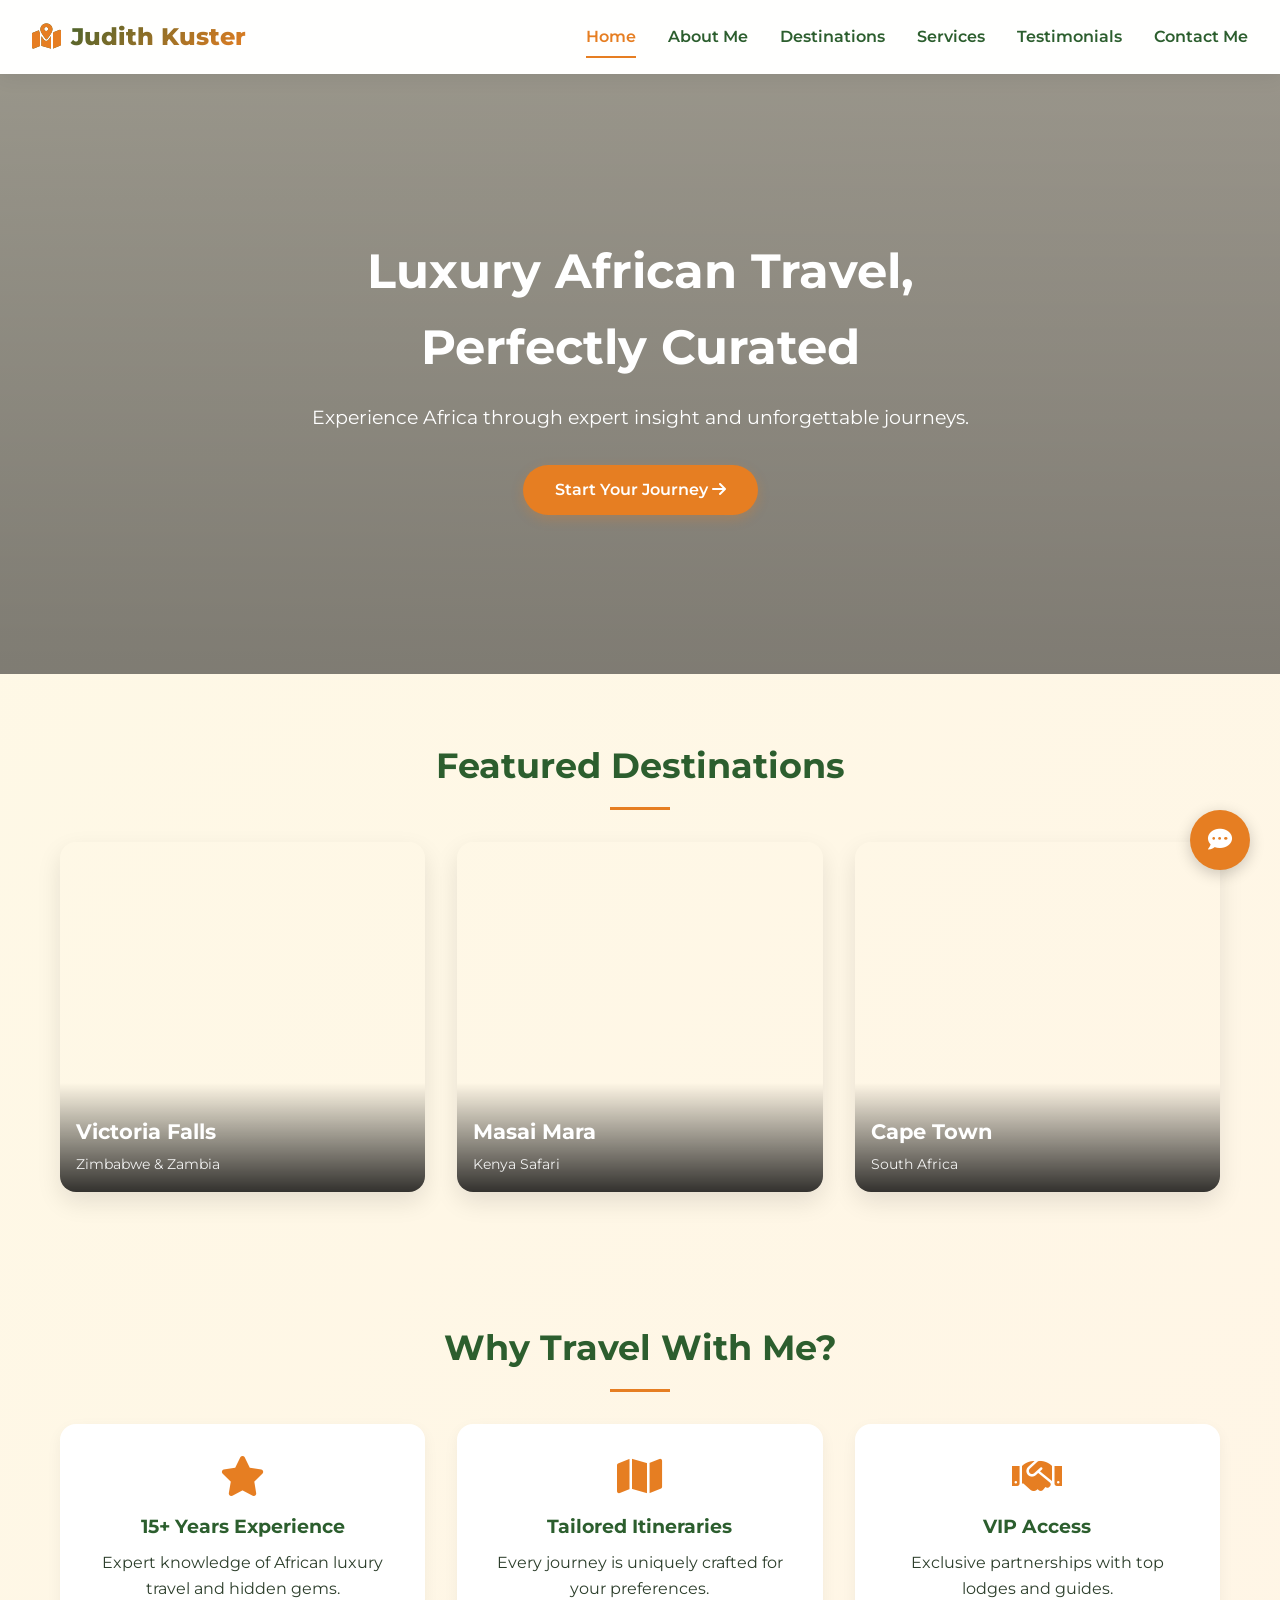
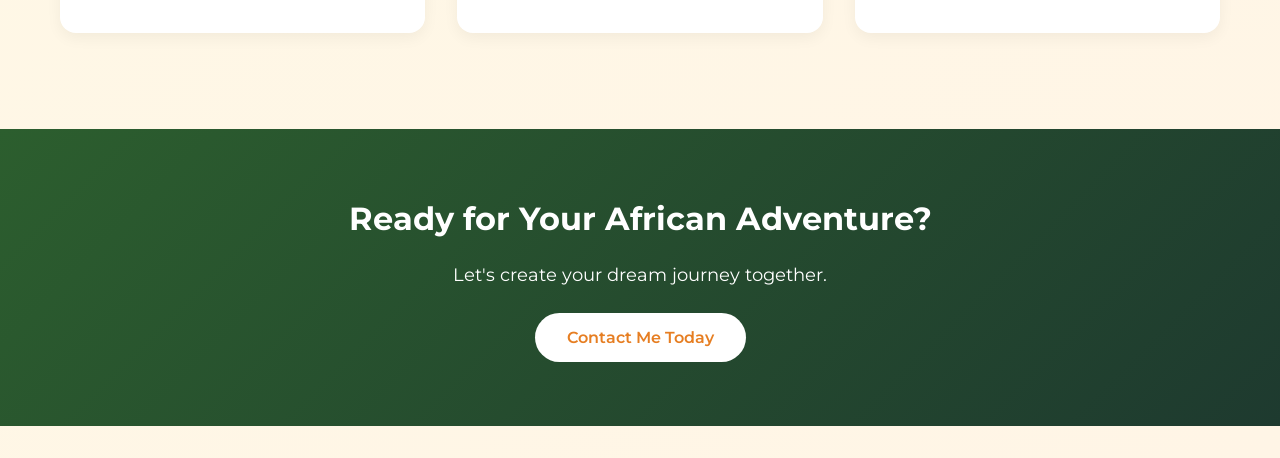
<file: index.html>
<!DOCTYPE html>
<html lang="en">
<head>
    <meta charset="UTF-8">
    <meta name="viewport" content="width=device-width, initial-scale=1.0">
    <title>Judith Kuster | Luxury African Travel Curator</title>
    <link href="https://fonts.googleapis.com/css2?family=Montserrat:wght@400;500;600;700;800&display=swap" rel="stylesheet">
    <link rel="stylesheet" href="https://cdnjs.cloudflare.com/ajax/libs/font-awesome/6.0.0-beta3/css/all.min.css">
    <link rel="stylesheet" href="style.css">
</head>
<body>
    <!-- NAVIGATION BAR -->
    <nav class="navbar">
        <div class="logo">
            <i class="fas fa-map-marked-alt"></i>
            <span>Judith Kuster</span>
        </div>
        <div class="nav-links">
            <a href="index.html" class="active">Home</a>
            <a href="about.html">About Me</a>
            <a href="destinations.html">Destinations</a>
            <a href="services.html">Services</a>
            <a href="testimonials.html">Testimonials</a>
            <a href="contact.html">Contact Me</a>
        </div>
        <div class="mobile-menu-btn">
            <i class="fas fa-bars"></i>
        </div>
    </nav>

    <!-- HERO SECTION -->
    <section class="hero">
        <div class="hero-content">
            <h1>Luxury African Travel, Perfectly Curated</h1>
            <p>Experience Africa through expert insight and unforgettable journeys.</p>
            <a href="contact.html" class="btn btn-primary">Start Your Journey <i class="fas fa-arrow-right"></i></a>
        </div>
    </section>

    <!-- FEATURED DESTINATIONS -->
    <section class="featured-section">
        <div class="container">
            <h2 class="section-title">Featured Destinations</h2>
            <div class="destinations-grid">
                <div class="destination-card">
                    <div class="card-image" style="background-image: url('https://images.pexels.com/photos/3764512/pexels-photo-3764512.jpeg?auto=compress&cs=tinysrgb&w=600')"></div>
                    <div class="card-overlay">
                        <h3>Victoria Falls</h3>
                        <p>Zimbabwe & Zambia</p>
                    </div>
                </div>
                <div class="destination-card">
                    <div class="card-image" style="background-image: url('https://images.pexels.com/photos/2295744/pexels-photo-2295744.jpeg?auto=compress&cs=tinysrgb&w=600')"></div>
                    <div class="card-overlay">
                        <h3>Masai Mara</h3>
                        <p>Kenya Safari</p>
                    </div>
                </div>
                <div class="destination-card">
                    <div class="card-image" style="background-image: url('https://images.pexels.com/photos/2271796/pexels-photo-2271796.jpeg?auto=compress&cs=tinysrgb&w=600')"></div>
                    <div class="card-overlay">
                        <h3>Cape Town</h3>
                        <p>South Africa</p>
                    </div>
                </div>
            </div>
        </div>
    </section>

    <!-- WHY CHOOSE US -->
    <section class="features-section">
        <div class="container">
            <h2 class="section-title">Why Travel With Me?</h2>
            <div class="features-grid">
                <div class="feature-card">
                    <i class="fas fa-star"></i>
                    <h3>15+ Years Experience</h3>
                    <p>Expert knowledge of African luxury travel and hidden gems.</p>
                </div>
                <div class="feature-card">
                    <i class="fas fa-map"></i>
                    <h3>Tailored Itineraries</h3>
                    <p>Every journey is uniquely crafted for your preferences.</p>
                </div>
                <div class="feature-card">
                    <i class="fas fa-handshake"></i>
                    <h3>VIP Access</h3>
                    <p>Exclusive partnerships with top lodges and guides.</p>
                </div>
            </div>
        </div>
    </section>

    <!-- CTA SECTION -->
    <section class="cta-section">
        <div class="container">
            <h2>Ready for Your African Adventure?</h2>
            <p>Let's create your dream journey together.</p>
            <a href="contact.html" class="btn btn-light">Contact Me Today</a>
        </div>
    </section>

    <!-- AI CHAT BUTTON -->
    <button class="chat-button" id="chatButton">
        <i class="fas fa-comment-dots"></i>
    </button>

    <!-- CHAT WIDGET -->
    <div class="chat-widget" id="chatWidget">
        <div class="chat-header">
            <div class="chat-header-info">
                <i class="fas fa-robot"></i>
                <span>Judith's AI Assistant</span>
            </div>
            <button class="chat-close" id="chatClose">&times;</button>
        </div>
        <div class="chat-messages" id="chatMessages">
            <div class="message bot">
                👋 Hi there! I'm Judith's AI assistant. Ask me about African safaris, luxury lodges, or travel planning!
            </div>
        </div>
        <div class="chat-input-area">
            <input type="text" id="chatInput" placeholder="Type your message...">
            <button id="chatSend">
                <i class="fas fa-paper-plane"></i>
            </button>
        </div>
    </div>

    <script src="script.js"></script>
</body>
</html>
</file>
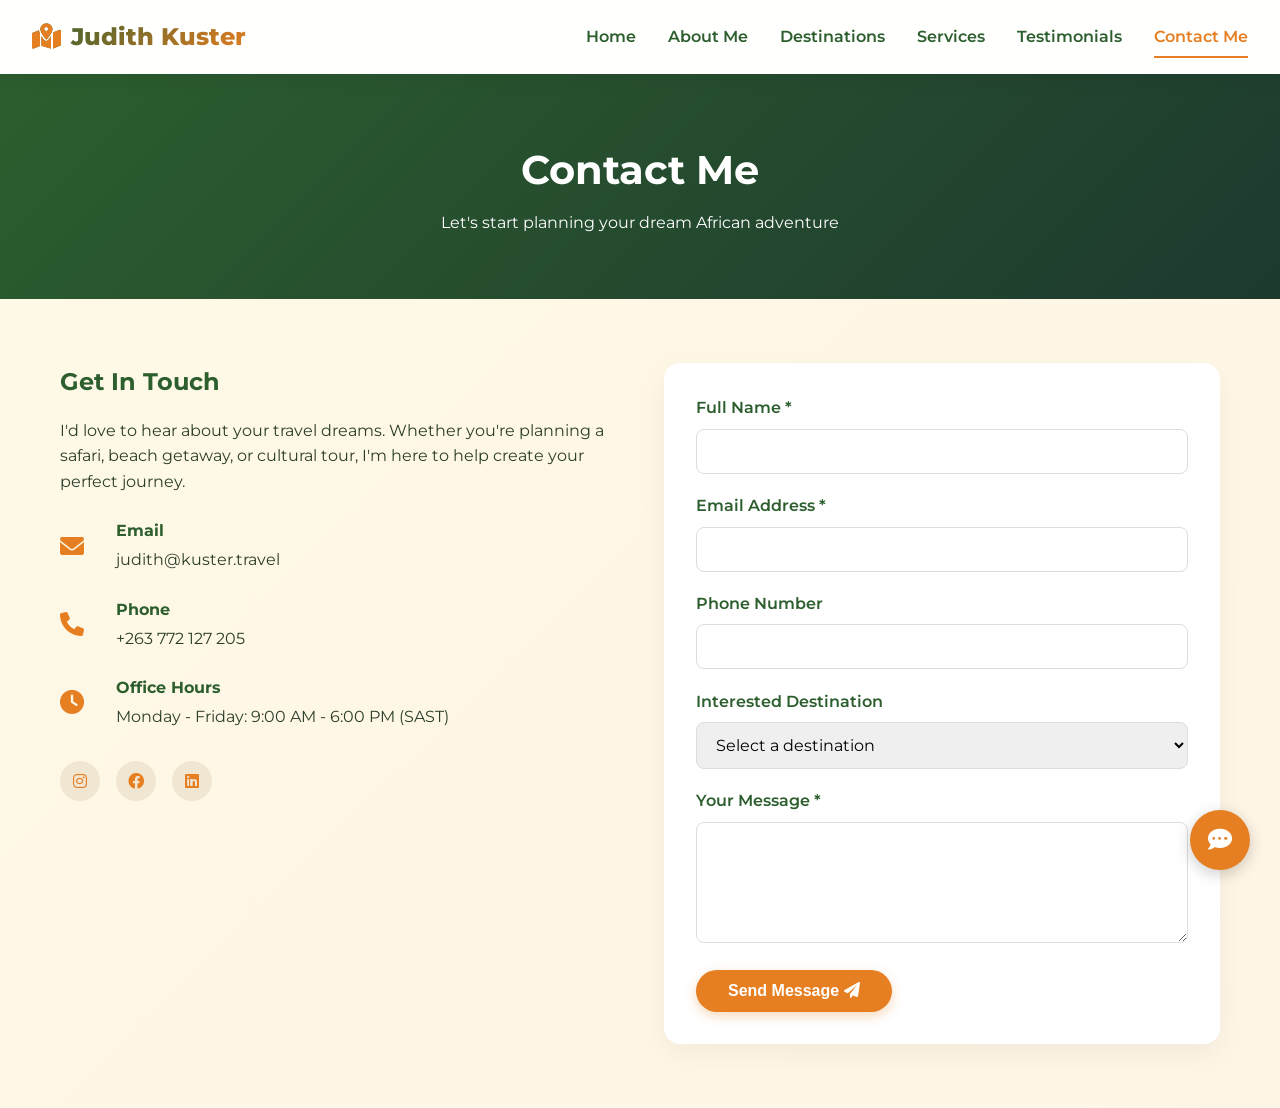
<file: contact.html>
<!DOCTYPE html>
<html lang="en">
<head>
    <meta charset="UTF-8">
    <meta name="viewport" content="width=device-width, initial-scale=1.0">
    <title>Contact Judith | Start Your African Journey</title>
    <link href="https://fonts.googleapis.com/css2?family=Montserrat:wght@400;500;600;700;800&display=swap" rel="stylesheet">
    <link rel="stylesheet" href="https://cdnjs.cloudflare.com/ajax/libs/font-awesome/6.0.0-beta3/css/all.min.css">
    <link rel="stylesheet" href="style.css">
</head>
<body>
    <!-- NAVIGATION BAR -->
    <nav class="navbar">
        <div class="logo">
            <i class="fas fa-map-marked-alt"></i>
            <span>Judith Kuster</span>
        </div>
        <div class="nav-links">
            <a href="index.html">Home</a>
            <a href="about.html">About Me</a>
            <a href="destinations.html">Destinations</a>
            <a href="services.html">Services</a>
            <a href="testimonials.html">Testimonials</a>
            <a href="contact.html" class="active">Contact Me</a>
        </div>
        <div class="mobile-menu-btn">
            <i class="fas fa-bars"></i>
        </div>
    </nav>

    <!-- PAGE HEADER -->
    <section class="page-header">
        <div class="container">
            <h1>Contact Me</h1>
            <p>Let's start planning your dream African adventure</p>
        </div>
    </section>

    <!-- CONTENT -->
    <section class="contact-content">
        <div class="container">
            <div class="contact-grid">
                <div class="contact-info">
                    <h2>Get In Touch</h2>
                    <p>I'd love to hear about your travel dreams. Whether you're planning a safari, beach getaway, or cultural tour, I'm here to help create your perfect journey.</p>
                    
                    <div class="info-item">
                        <i class="fas fa-envelope"></i>
                        <div>
                            <h3>Email</h3>
                            <p>judith@kuster.travel</p>
                        </div>
                    </div>
                    
                    <div class="info-item">
                        <i class="fas fa-phone"></i>
                        <div>
                            <h3>Phone</h3>
                            <p>+263 772 127 205</p>
                        </div>
                    </div>
                    
                    <div class="info-item">
                        <i class="fas fa-clock"></i>
                        <div>
                            <h3>Office Hours</h3>
                            <p>Monday - Friday: 9:00 AM - 6:00 PM (SAST)</p>
                        </div>
                    </div>
                    
                    <div class="social-links">
                        <a href="#"><i class="fab fa-instagram"></i></a>
                        <a href="#"><i class="fab fa-facebook"></i></a>
                        <a href="#"><i class="fab fa-linkedin"></i></a>
                    </div>
                </div>
                
                <div class="contact-form">
                    <form id="contactForm">
                        <div class="form-group">
                            <label for="name">Full Name *</label>
                            <input type="text" id="name" name="name" required>
                        </div>
                        
                        <div class="form-group">
                            <label for="email">Email Address *</label>
                            <input type="email" id="email" name="email" required>
                        </div>
                        
                        <div class="form-group">
                            <label for="phone">Phone Number</label>
                            <input type="tel" id="phone" name="phone">
                        </div>
                        
                        <div class="form-group">
                            <label for="destination">Interested Destination</label>
                            <select id="destination" name="destination">
                                <option value="">Select a destination</option>
                                <option value="kenya">Kenya Safari</option>
                                <option value="tanzania">Tanzania Safari</option>
                                <option value="south-africa">South Africa</option>
                                <option value="zimbabwe">Zimbabwe (Victoria Falls)</option>
                                <option value="botswana">Botswana</option>
                                <option value="other">Other</option>
                            </select>
                        </div>
                        
                        <div class="form-group">
                            <label for="message">Your Message *</label>
                            <textarea id="message" name="message" rows="5" required></textarea>
                        </div>
                        
                        <button type="submit" class="btn btn-primary">Send Message <i class="fas fa-paper-plane"></i></button>
                    </form>
                    <div id="formSuccess" class="form-success" style="display: none;">
                        <i class="fas fa-check-circle"></i>
                        <p>Thank you! I'll get back to you within 24 hours.</p>
                    </div>
                </div>
            </div>
        </div>
    </section>

    <!-- AI CHAT BUTTON -->
    <button class="chat-button" id="chatButton">
        <i class="fas fa-comment-dots"></i>
    </button>

    <!-- CHAT WIDGET -->
    <div class="chat-widget" id="chatWidget">
        <div class="chat-header">
            <div class="chat-header-info">
                <i class="fas fa-robot"></i>
                <span>Judith's AI Assistant</span>
            </div>
            <button class="chat-close" id="chatClose">&times;</button>
        </div>
        <div class="chat-messages" id="chatMessages">
            <div class="message bot">
                👋 Hi! Ready to plan your African journey? Tell me what you're dreaming of!
            </div>
        </div>
        <div class="chat-input-area">
            <input type="text" id="chatInput" placeholder="Type your message...">
            <button id="chatSend">
                <i class="fas fa-paper-plane"></i>
            </button>
        </div>
    </div>

    <script src="script.js"></script>
</body>
</html>
</file>
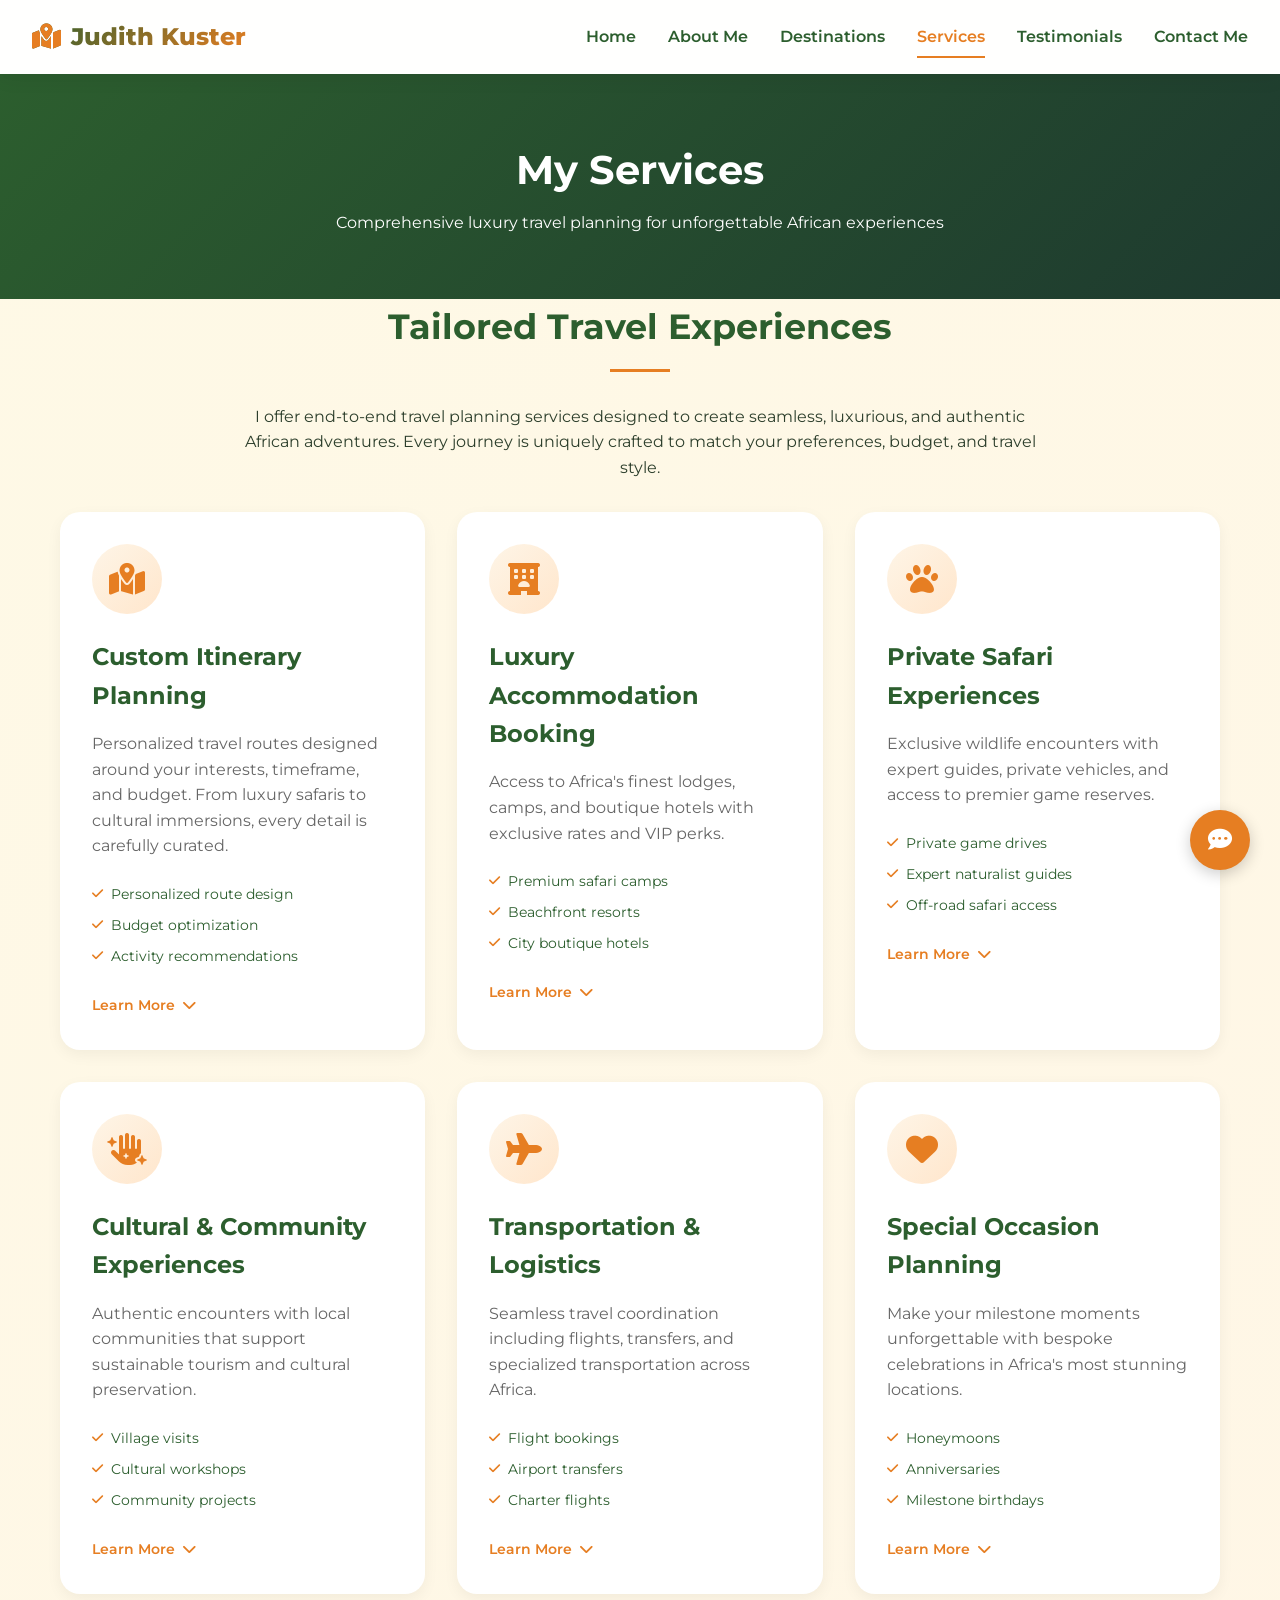
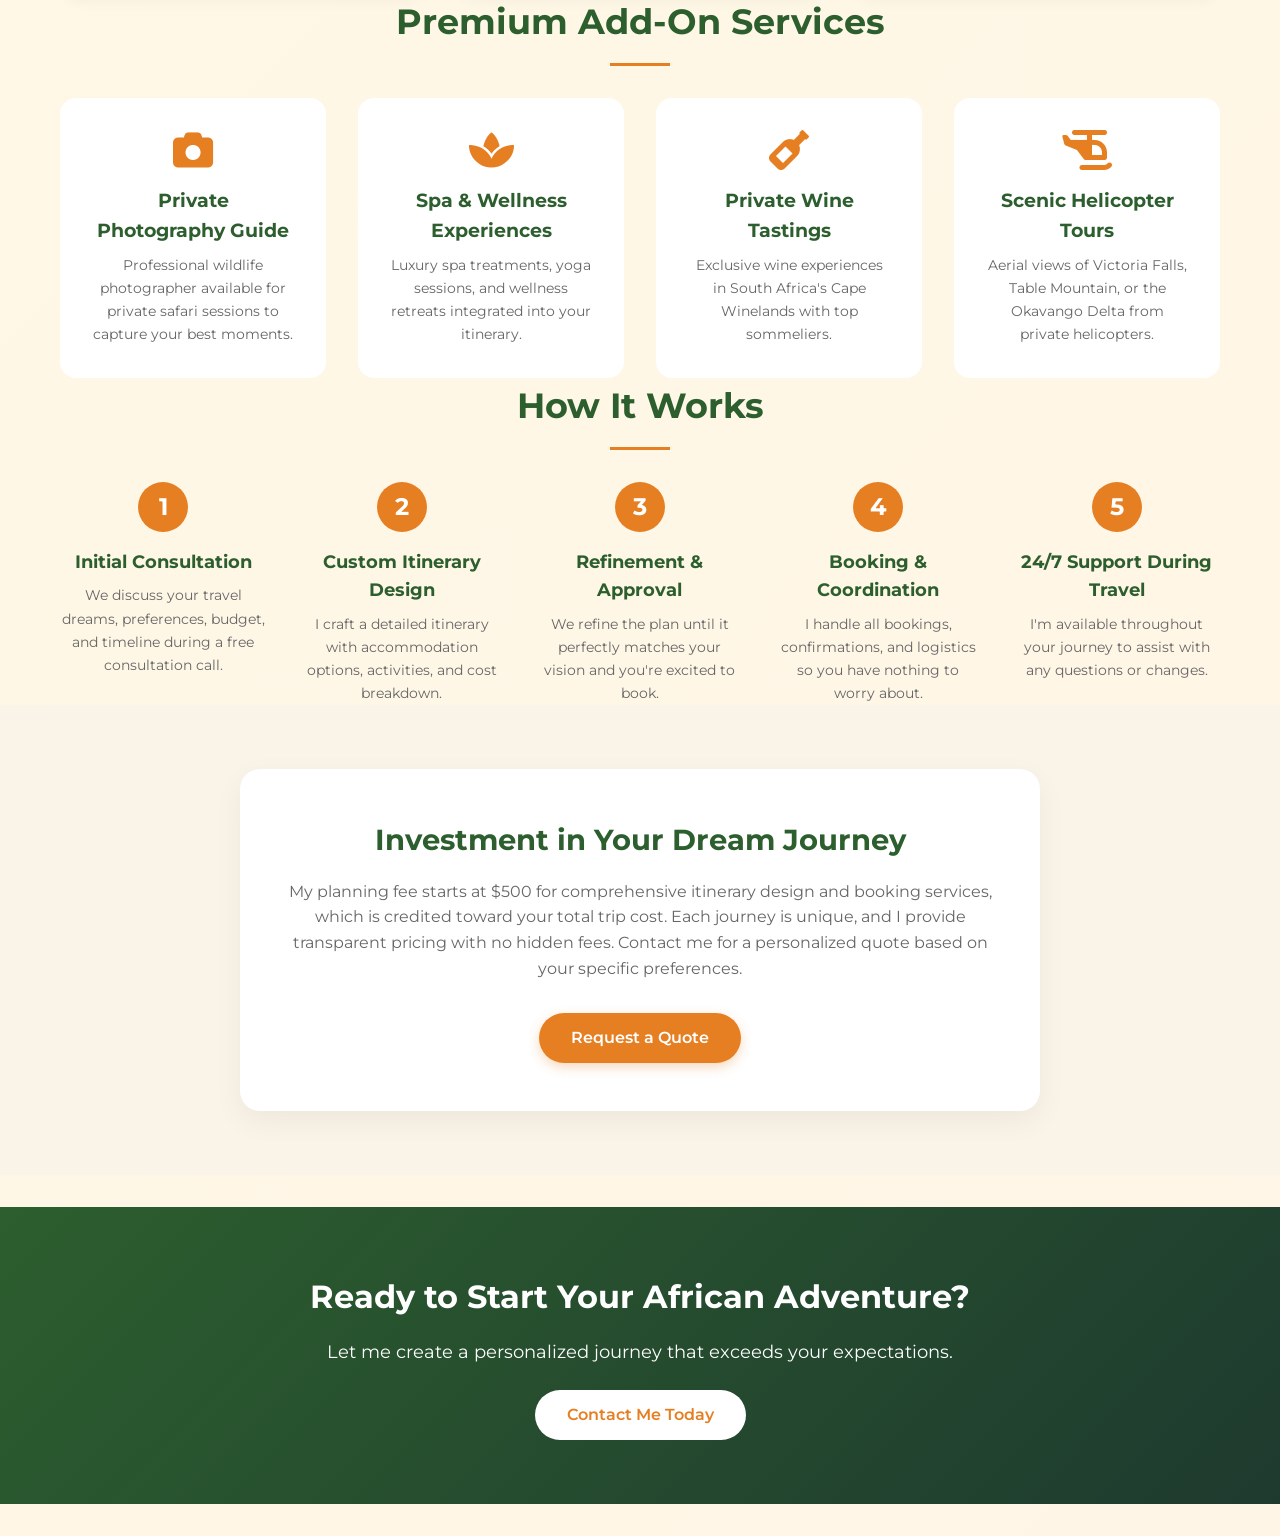
<file: services.html>
<!DOCTYPE html>
<html lang="en">
<head>
    <meta charset="UTF-8">
    <meta name="viewport" content="width=device-width, initial-scale=1.0">
    <title>Services | Luxury African Travel Experiences</title>
    <link href="https://fonts.googleapis.com/css2?family=Montserrat:wght@400;500;600;700;800&display=swap" rel="stylesheet">
    <link rel="stylesheet" href="https://cdnjs.cloudflare.com/ajax/libs/font-awesome/6.0.0-beta3/css/all.min.css">
    <link rel="stylesheet" href="style.css">
</head>
<body>
    <!-- NAVIGATION BAR -->
    <nav class="navbar">
        <div class="logo">
            <i class="fas fa-map-marked-alt"></i>
            <span>Judith Kuster</span>
        </div>
        <div class="nav-links">
            <a href="index.html">Home</a>
            <a href="about.html">About Me</a>
            <a href="destinations.html">Destinations</a>
            <a href="services.html" class="active">Services</a>
            <a href="testimonials.html">Testimonials</a>
            <a href="contact.html">Contact Me</a>
        </div>
        <div class="mobile-menu-btn">
            <i class="fas fa-bars"></i>
        </div>
    </nav>

    <!-- PAGE HEADER -->
    <section class="page-header">
        <div class="container">
            <h1>My Services</h1>
            <p>Comprehensive luxury travel planning for unforgettable African experiences</p>
        </div>
    </section>

    <!-- SERVICES OVERVIEW -->
    <section class="services-overview">
        <div class="container">
            <div class="services-intro">
                <h2 class="section-title">Tailored Travel Experiences</h2>
                <p style="text-align: center; max-width: 800px; margin: 0 auto 2rem auto;">I offer end-to-end travel planning services designed to create seamless, luxurious, and authentic African adventures. Every journey is uniquely crafted to match your preferences, budget, and travel style.</p>
            </div>
        </div>
    </section>

    <!-- MAIN SERVICES GRID -->
    <section class="services-grid-section">
        <div class="container">
            <div class="services-grid">
                <!-- Service 1: Custom Itinerary Planning -->
                <div class="service-card">
                    <div class="service-icon">
                        <i class="fas fa-map-marked-alt"></i>
                    </div>
                    <h3>Custom Itinerary Planning</h3>
                    <p>Personalized travel routes designed around your interests, timeframe, and budget. From luxury safaris to cultural immersions, every detail is carefully curated.</p>
                    <div class="service-features">
                        <span><i class="fas fa-check"></i> Personalized route design</span>
                        <span><i class="fas fa-check"></i> Budget optimization</span>
                        <span><i class="fas fa-check"></i> Activity recommendations</span>
                    </div>
                    <button class="service-learn-more" onclick="toggleServiceDetails('service1-details')">Learn More <i class="fas fa-chevron-down"></i></button>
                    <div id="service1-details" class="service-details" style="display: none;">
                        <p>I work closely with you to understand your travel dreams, preferences, and constraints. Whether you're seeking a romantic honeymoon, family adventure, or solo exploration, I create a detailed day-by-day itinerary that balances must-see highlights with hidden gems. Includes accommodation recommendations, activity bookings, and insider tips for each destination.</p>
                    </div>
                </div>

                <!-- Service 2: Luxury Accommodation Booking -->
                <div class="service-card">
                    <div class="service-icon">
                        <i class="fas fa-hotel"></i>
                    </div>
                    <h3>Luxury Accommodation Booking</h3>
                    <p>Access to Africa's finest lodges, camps, and boutique hotels with exclusive rates and VIP perks.</p>
                    <div class="service-features">
                        <span><i class="fas fa-check"></i> Premium safari camps</span>
                        <span><i class="fas fa-check"></i> Beachfront resorts</span>
                        <span><i class="fas fa-check"></i> City boutique hotels</span>
                    </div>
                    <button class="service-learn-more" onclick="toggleServiceDetails('service2-details')">Learn More <i class="fas fa-chevron-down"></i></button>
                    <div id="service2-details" class="service-details" style="display: none;">
                        <p>I have established relationships with over 200 luxury properties across Africa. From intimate tented camps in the Serengeti to exclusive beach resorts in Zanzibar and 5-star city hotels in Cape Town, I secure the best available rates and room upgrades. Enjoy VIP treatment, complimentary extras, and priority bookings through my partner network.</p>
                    </div>
                </div>

                <!-- Service 3: Private Safari Experiences -->
                <div class="service-card">
                    <div class="service-icon">
                        <i class="fas fa-paw"></i>
                    </div>
                    <h3>Private Safari Experiences</h3>
                    <p>Exclusive wildlife encounters with expert guides, private vehicles, and access to premier game reserves.</p>
                    <div class="service-features">
                        <span><i class="fas fa-check"></i> Private game drives</span>
                        <span><i class="fas fa-check"></i> Expert naturalist guides</span>
                        <span><i class="fas fa-check"></i> Off-road safari access</span>
                    </div>
                    <button class="service-learn-more" onclick="toggleServiceDetails('service3-details')">Learn More <i class="fas fa-chevron-down"></i></button>
                    <div id="service3-details" class="service-details" style="display: none;">
                        <p>Experience Africa's wildlife like never before with private safari vehicles dedicated to you and your group. Skip the crowds and enjoy flexible game drives tailored to your interests. Your expert guide will share deep knowledge of animal behavior, ecosystems, and photography tips. I arrange exclusive access to private concessions and conservancies for a truly intimate safari experience.</p>
                    </div>
                </div>

                <!-- Service 4: Cultural & Community Experiences -->
                <div class="service-card">
                    <div class="service-icon">
                        <i class="fas fa-hand-sparkles"></i>
                    </div>
                    <h3>Cultural & Community Experiences</h3>
                    <p>Authentic encounters with local communities that support sustainable tourism and cultural preservation.</p>
                    <div class="service-features">
                        <span><i class="fas fa-check"></i> Village visits</span>
                        <span><i class="fas fa-check"></i> Cultural workshops</span>
                        <span><i class="fas fa-check"></i> Community projects</span>
                    </div>
                    <button class="service-learn-more" onclick="toggleServiceDetails('service4-details')">Learn More <i class="fas fa-chevron-down"></i></button>
                    <div id="service4-details" class="service-details" style="display: none;">
                        <p>Connect deeply with Africa's rich cultures through carefully selected community experiences. Visit Maasai villages in Kenya, explore local markets in Morocco, participate in traditional cooking classes in Cape Town, or support women's cooperatives in Botswana. I ensure these experiences are ethical, respectful, and beneficial to local communities.</p>
                    </div>
                </div>

                <!-- Service 5: Transportation & Logistics -->
                <div class="service-card">
                    <div class="service-icon">
                        <i class="fas fa-plane"></i>
                    </div>
                    <h3>Transportation & Logistics</h3>
                    <p>Seamless travel coordination including flights, transfers, and specialized transportation across Africa.</p>
                    <div class="service-features">
                        <span><i class="fas fa-check"></i> Flight bookings</span>
                        <span><i class="fas fa-check"></i> Airport transfers</span>
                        <span><i class="fas fa-check"></i> Charter flights</span>
                    </div>
                    <button class="service-learn-more" onclick="toggleServiceDetails('service5-details')">Learn More <i class="fas fa-chevron-down"></i></button>
                    <div id="service5-details" class="service-details" style="display: none;">
                        <p>I handle all transportation logistics to ensure your journey flows smoothly. From international flight bookings and regional connections to private charter flights between safari camps, I coordinate every transfer. Enjoy private drivers, scenic light aircraft flights, and luxury vehicle rentals with complete peace of mind.</p>
                    </div>
                </div>

                <!-- Service 6: Special Occasion Planning -->
                <div class="service-card">
                    <div class="service-icon">
                        <i class="fas fa-heart"></i>
                    </div>
                    <h3>Special Occasion Planning</h3>
                    <p>Make your milestone moments unforgettable with bespoke celebrations in Africa's most stunning locations.</p>
                    <div class="service-features">
                        <span><i class="fas fa-check"></i> Honeymoons</span>
                        <span><i class="fas fa-check"></i> Anniversaries</span>
                        <span><i class="fas fa-check"></i> Milestone birthdays</span>
                    </div>
                    <button class="service-learn-more" onclick="toggleServiceDetails('service6-details')">Learn More <i class="fas fa-chevron-down"></i></button>
                    <div id="service6-details" class="service-details" style="display: none;">
                        <p>Celebrate your special occasions in style. I specialize in creating magical moments - from surprise bush dinners under the stars, private sundowners at breathtaking viewpoints, to romantic hot air balloon safaris. Whether it's a honeymoon, anniversary, proposal, or milestone birthday, I'll design an unforgettable celebration tailored to you.</p>
                    </div>
                </div>
            </div>
        </div>
    </section>

    <!-- PREMIUM ADD-ONS SECTION -->
    <section class="premium-addons">
        <div class="container">
            <h2 class="section-title">Premium Add-On Services</h2>
            <div class="addons-grid">
                <div class="addon-card">
                    <i class="fas fa-camera"></i>
                    <h3>Private Photography Guide</h3>
                    <p>Professional wildlife photographer available for private safari sessions to capture your best moments.</p>
                </div>
                <div class="addon-card">
                    <i class="fas fa-spa"></i>
                    <h3>Spa & Wellness Experiences</h3>
                    <p>Luxury spa treatments, yoga sessions, and wellness retreats integrated into your itinerary.</p>
                </div>
                <div class="addon-card">
                    <i class="fas fa-wine-bottle"></i>
                    <h3>Private Wine Tastings</h3>
                    <p>Exclusive wine experiences in South Africa's Cape Winelands with top sommeliers.</p>
                </div>
                <div class="addon-card">
                    <i class="fas fa-helicopter"></i>
                    <h3>Scenic Helicopter Tours</h3>
                    <p>Aerial views of Victoria Falls, Table Mountain, or the Okavango Delta from private helicopters.</p>
                </div>
            </div>
        </div>
    </section>

    <!-- PROCESS SECTION -->
    <section class="process-section">
        <div class="container">
            <h2 class="section-title">How It Works</h2>
            <div class="process-steps">
                <div class="step">
                    <div class="step-number">1</div>
                    <h3>Initial Consultation</h3>
                    <p>We discuss your travel dreams, preferences, budget, and timeline during a free consultation call.</p>
                </div>
                <div class="step">
                    <div class="step-number">2</div>
                    <h3>Custom Itinerary Design</h3>
                    <p>I craft a detailed itinerary with accommodation options, activities, and cost breakdown.</p>
                </div>
                <div class="step">
                    <div class="step-number">3</div>
                    <h3>Refinement & Approval</h3>
                    <p>We refine the plan until it perfectly matches your vision and you're excited to book.</p>
                </div>
                <div class="step">
                    <div class="step-number">4</div>
                    <h3>Booking & Coordination</h3>
                    <p>I handle all bookings, confirmations, and logistics so you have nothing to worry about.</p>
                </div>
                <div class="step">
                    <div class="step-number">5</div>
                    <h3>24/7 Support During Travel</h3>
                    <p>I'm available throughout your journey to assist with any questions or changes.</p>
                </div>
            </div>
        </div>
    </section>

    <!-- PRICING INFO -->
    <section class="pricing-info">
        <div class="container">
            <div class="pricing-card">
                <h3>Investment in Your Dream Journey</h3>
                <p>My planning fee starts at $500 for comprehensive itinerary design and booking services, which is credited toward your total trip cost. Each journey is unique, and I provide transparent pricing with no hidden fees. Contact me for a personalized quote based on your specific preferences.</p>
                <a href="contact.html" class="btn btn-primary">Request a Quote</a>
            </div>
        </div>
    </section>

    <!-- CTA SECTION -->
    <section class="cta-section">
        <div class="container">
            <h2>Ready to Start Your African Adventure?</h2>
            <p>Let me create a personalized journey that exceeds your expectations.</p>
            <a href="contact.html" class="btn btn-light">Contact Me Today</a>
        </div>
    </section>

    <!-- AI CHAT BUTTON -->
    <button class="chat-button" id="chatButton">
        <i class="fas fa-comment-dots"></i>
    </button>

    <!-- CHAT WIDGET -->
    <div class="chat-widget" id="chatWidget">
        <div class="chat-header">
            <div class="chat-header-info">
                <i class="fas fa-robot"></i>
                <span>Judith's AI Assistant</span>
            </div>
            <button class="chat-close" id="chatClose">&times;</button>
        </div>
        <div class="chat-messages" id="chatMessages">
            <div class="message bot">
                👋 Hi! I can tell you about my travel planning services, pricing, or help you start designing your dream African journey!
            </div>
        </div>
        <div class="chat-input-area">
            <input type="text" id="chatInput" placeholder="Type your message...">
            <button id="chatSend">
                <i class="fas fa-paper-plane"></i>
            </button>
        </div>
    </div>

    <style>
        /* Additional styles specific to services page */
        .services-grid {
            display: grid;
            grid-template-columns: repeat(auto-fit, minmax(350px, 1fr));
            gap: 2rem;
            margin-top: 2rem;
        }

        .service-card {
            background: white;
            border-radius: 20px;
            padding: 2rem;
            box-shadow: 0 5px 15px rgba(0, 0, 0, 0.05);
            transition: transform 0.3s ease;
        }

        .service-card:hover {
            transform: translateY(-5px);
        }

        .service-icon {
            width: 70px;
            height: 70px;
            background: linear-gradient(135deg, #fef5e7, #ffe6cc);
            border-radius: 50%;
            display: flex;
            align-items: center;
            justify-content: center;
            margin-bottom: 1.5rem;
        }

        .service-icon i {
            font-size: 2rem;
            color: #e67e22;
        }

        .service-card h3 {
            font-size: 1.5rem;
            color: #2c5e2e;
            margin-bottom: 1rem;
        }

        .service-card p {
            color: #666;
            margin-bottom: 1.5rem;
            line-height: 1.6;
        }

        .service-features {
            display: flex;
            flex-direction: column;
            gap: 0.5rem;
            margin-bottom: 1.5rem;
        }

        .service-features span {
            font-size: 0.9rem;
            color: #2c5e2e;
            display: flex;
            align-items: center;
            gap: 0.5rem;
        }

        .service-features i {
            color: #e67e22;
            font-size: 0.8rem;
        }

        .service-learn-more {
            background: none;
            border: none;
            color: #e67e22;
            font-weight: 600;
            cursor: pointer;
            padding: 0;
            font-family: inherit;
            font-size: 0.9rem;
            display: inline-flex;
            align-items: center;
            gap: 0.5rem;
        }

        .service-learn-more:hover {
            color: #d35400;
        }

        .service-details {
            margin-top: 1rem;
            padding-top: 1rem;
            border-top: 1px solid #f0e6d2;
            color: #666;
            font-size: 0.9rem;
            line-height: 1.6;
        }

        .addons-grid {
            display: grid;
            grid-template-columns: repeat(auto-fit, minmax(250px, 1fr));
            gap: 2rem;
            margin-top: 2rem;
        }

        .addon-card {
            text-align: center;
            padding: 2rem;
            background: white;
            border-radius: 16px;
            transition: transform 0.3s ease;
        }

        .addon-card:hover {
            transform: translateY(-5px);
        }

        .addon-card i {
            font-size: 2.5rem;
            color: #e67e22;
            margin-bottom: 1rem;
        }

        .addon-card h3 {
            color: #2c5e2e;
            margin-bottom: 0.5rem;
        }

        .addon-card p {
            color: #666;
            font-size: 0.9rem;
        }

        .process-steps {
            display: grid;
            grid-template-columns: repeat(auto-fit, minmax(200px, 1fr));
            gap: 2rem;
            margin-top: 2rem;
        }

        .step {
            text-align: center;
        }

        .step-number {
            width: 50px;
            height: 50px;
            background: #e67e22;
            color: white;
            border-radius: 50%;
            display: flex;
            align-items: center;
            justify-content: center;
            font-size: 1.5rem;
            font-weight: bold;
            margin: 0 auto 1rem auto;
        }

        .step h3 {
            color: #2c5e2e;
            margin-bottom: 0.5rem;
            font-size: 1.1rem;
        }

        .step p {
            color: #666;
            font-size: 0.9rem;
        }

        .pricing-info {
            padding: 4rem 0;
            background: #f9f3e8;
        }

        .pricing-card {
            background: white;
            max-width: 800px;
            margin: 0 auto;
            padding: 3rem;
            border-radius: 20px;
            text-align: center;
            box-shadow: 0 10px 30px rgba(0, 0, 0, 0.05);
        }

        .pricing-card h3 {
            font-size: 1.8rem;
            color: #2c5e2e;
            margin-bottom: 1rem;
        }

        .pricing-card p {
            color: #666;
            margin-bottom: 2rem;
            line-height: 1.6;
        }

        @media (max-width: 768px) {
            .services-grid {
                grid-template-columns: 1fr;
            }
            
            .process-steps {
                grid-template-columns: 1fr;
                gap: 1.5rem;
            }
            
            .pricing-card {
                padding: 2rem;
                margin: 0 1rem;
            }
            
            .pricing-card h3 {
                font-size: 1.5rem;
            }
        }
    </style>

    <script src="script.js"></script>
    <script>
        // Toggle service details function
        function toggleServiceDetails(serviceId) {
            const details = document.getElementById(serviceId);
            const button = event.target.closest('.service-learn-more');
            const icon = button.querySelector('i');
            
            if (details.style.display === 'none' || details.style.display === '') {
                details.style.display = 'block';
                icon.classList.remove('fa-chevron-down');
                icon.classList.add('fa-chevron-up');
            } else {
                details.style.display = 'none';
                icon.classList.remove('fa-chevron-up');
                icon.classList.add('fa-chevron-down');
            }
        }
    </script>
</body>
</html>
</file>
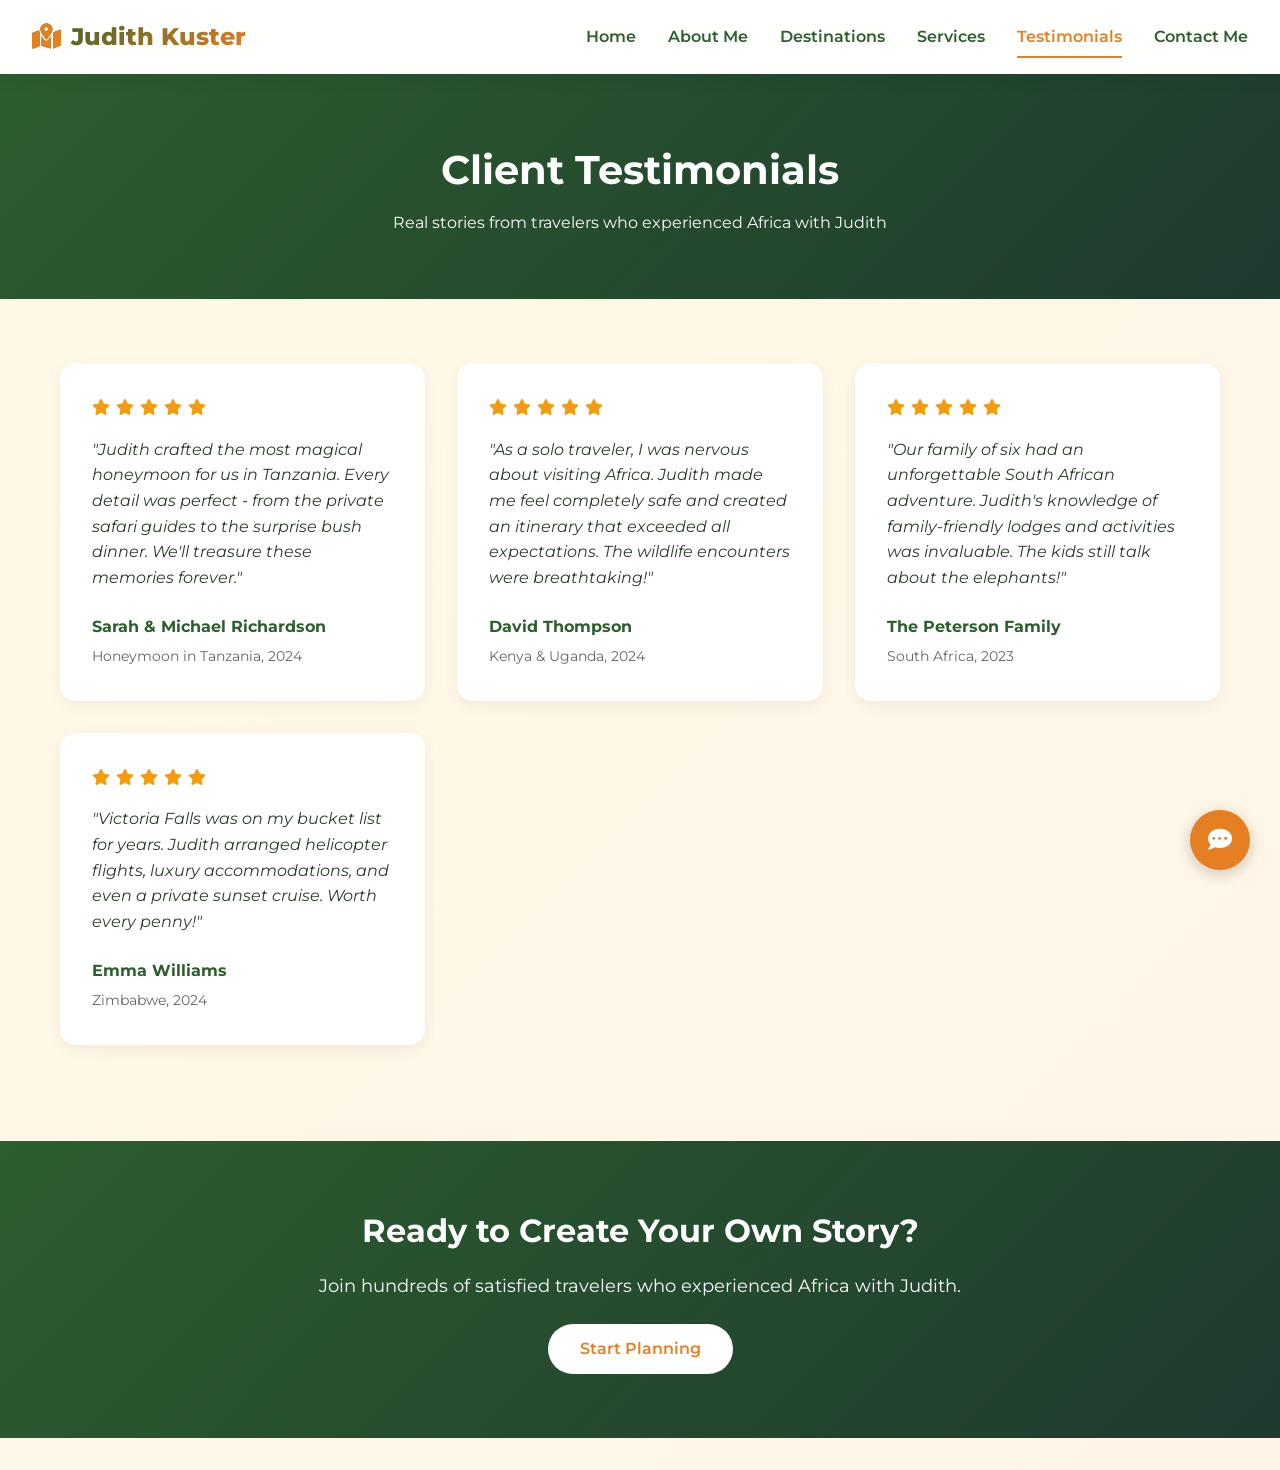
<file: testimonials.html>
<!DOCTYPE html>
<html lang="en">
<head>
    <meta charset="UTF-8">
    <meta name="viewport" content="width=device-width, initial-scale=1.0">
    <title>Testimonials | What Clients Say About Judith</title>
    <link href="https://fonts.googleapis.com/css2?family=Montserrat:wght@400;500;600;700;800&display=swap" rel="stylesheet">
    <link rel="stylesheet" href="https://cdnjs.cloudflare.com/ajax/libs/font-awesome/6.0.0-beta3/css/all.min.css">
    <link rel="stylesheet" href="style.css">
</head>
<body>
    <!-- NAVIGATION BAR -->
    <nav class="navbar">
        <div class="logo">
            <i class="fas fa-map-marked-alt"></i>
            <span>Judith Kuster</span>
        </div>
        <div class="nav-links">
            <a href="index.html">Home</a>
            <a href="about.html">About Me</a>
            <a href="destinations.html">Destinations</a>
            <a href="services.html">Services</a>
            <a href="testimonials.html" class="active">Testimonials</a>
            <a href="contact.html">Contact Me</a>
        </div>
        <div class="mobile-menu-btn">
            <i class="fas fa-bars"></i>
        </div>
    </nav>

    <!-- PAGE HEADER -->
    <section class="page-header">
        <div class="container">
            <h1>Client Testimonials</h1>
            <p>Real stories from travelers who experienced Africa with Judith</p>
        </div>
    </section>

    <!-- TESTIMONIALS GRID -->
    <section class="testimonials-grid-section">
        <div class="container">
            <div class="testimonials-grid">
                <div class="testimonial-card">
                    <div class="testimonial-rating">
                        <i class="fas fa-star"></i>
                        <i class="fas fa-star"></i>
                        <i class="fas fa-star"></i>
                        <i class="fas fa-star"></i>
                        <i class="fas fa-star"></i>
                    </div>
                    <p class="testimonial-text">"Judith crafted the most magical honeymoon for us in Tanzania. Every detail was perfect - from the private safari guides to the surprise bush dinner. We'll treasure these memories forever."</p>
                    <div class="testimonial-author">
                        <h4>Sarah & Michael Richardson</h4>
                        <span>Honeymoon in Tanzania, 2024</span>
                    </div>
                </div>
                
                <div class="testimonial-card">
                    <div class="testimonial-rating">
                        <i class="fas fa-star"></i>
                        <i class="fas fa-star"></i>
                        <i class="fas fa-star"></i>
                        <i class="fas fa-star"></i>
                        <i class="fas fa-star"></i>
                    </div>
                    <p class="testimonial-text">"As a solo traveler, I was nervous about visiting Africa. Judith made me feel completely safe and created an itinerary that exceeded all expectations. The wildlife encounters were breathtaking!"</p>
                    <div class="testimonial-author">
                        <h4>David Thompson</h4>
                        <span>Kenya & Uganda, 2024</span>
                    </div>
                </div>
                
                <div class="testimonial-card">
                    <div class="testimonial-rating">
                        <i class="fas fa-star"></i>
                        <i class="fas fa-star"></i>
                        <i class="fas fa-star"></i>
                        <i class="fas fa-star"></i>
                        <i class="fas fa-star"></i>
                    </div>
                    <p class="testimonial-text">"Our family of six had an unforgettable South African adventure. Judith's knowledge of family-friendly lodges and activities was invaluable. The kids still talk about the elephants!"</p>
                    <div class="testimonial-author">
                        <h4>The Peterson Family</h4>
                        <span>South Africa, 2023</span>
                    </div>
                </div>
                
                <div class="testimonial-card">
                    <div class="testimonial-rating">
                        <i class="fas fa-star"></i>
                        <i class="fas fa-star"></i>
                        <i class="fas fa-star"></i>
                        <i class="fas fa-star"></i>
                        <i class="fas fa-star"></i>
                    </div>
                    <p class="testimonial-text">"Victoria Falls was on my bucket list for years. Judith arranged helicopter flights, luxury accommodations, and even a private sunset cruise. Worth every penny!"</p>
                    <div class="testimonial-author">
                        <h4>Emma Williams</h4>
                        <span>Zimbabwe, 2024</span>
                    </div>
                </div>
            </div>
        </div>
    </section>

    <!-- CTA SECTION -->
    <section class="cta-section">
        <div class="container">
            <h2>Ready to Create Your Own Story?</h2>
            <p>Join hundreds of satisfied travelers who experienced Africa with Judith.</p>
            <a href="contact.html" class="btn btn-light">Start Planning</a>
        </div>
    </section>

    <!-- AI CHAT BUTTON -->
    <button class="chat-button" id="chatButton">
        <i class="fas fa-comment-dots"></i>
    </button>

    <!-- CHAT WIDGET -->
    <div class="chat-widget" id="chatWidget">
        <div class="chat-header">
            <div class="chat-header-info">
                <i class="fas fa-robot"></i>
                <span>Judith's AI Assistant</span>
            </div>
            <button class="chat-close" id="chatClose">&times;</button>
        </div>
        <div class="chat-messages" id="chatMessages">
            <div class="message bot">
                👋 Hi! Curious about what travelers experience? I'd love to help you plan your journey!
            </div>
        </div>
        <div class="chat-input-area">
            <input type="text" id="chatInput" placeholder="Type your message...">
            <button id="chatSend">
                <i class="fas fa-paper-plane"></i>
            </button>
        </div>
    </div>

    <script src="script.js"></script>
</body>
</html>
</file>
<file: style.css>
/* ============================================
   RESET & BASE STYLES
   ============================================ */
* {
    margin: 0;
    padding: 0;
    box-sizing: border-box;
}

body {
    font-family: 'Montserrat', sans-serif;
    background: linear-gradient(135deg, #fef9e6 0%, #fff5e6 100%);
    color: #2c3e2b;
    line-height: 1.6;
    min-height: 100vh;
}

.container {
    max-width: 1200px;
    margin: 0 auto;
    padding: 0 20px;
}

/* ============================================
   NAVIGATION BAR
   ============================================ */
.navbar {
    display: flex;
    justify-content: space-between;
    align-items: center;
    padding: 1rem 2rem;
    background: rgba(255, 255, 255, 0.95);
    backdrop-filter: blur(10px);
    position: sticky;
    top: 0;
    z-index: 1000;
    box-shadow: 0 2px 20px rgba(0, 0, 0, 0.08);
    flex-wrap: wrap;
}

.logo {
    font-size: 1.5rem;
    font-weight: 800;
    display: flex;
    align-items: center;
    gap: 10px;
    background: linear-gradient(135deg, #2c5e2e, #e67e22);
    background-clip: text;
    -webkit-background-clip: text;
    color: transparent;
}

.logo i {
    background: none;
    color: #e67e22;
    font-size: 1.6rem;
}

.nav-links {
    display: flex;
    gap: 2rem;
    flex-wrap: wrap;
}

.nav-links a {
    text-decoration: none;
    color: #2c5e2e;
    font-weight: 600;
    transition: all 0.3s ease;
    position: relative;
    padding: 0.5rem 0;
}

.nav-links a:hover,
.nav-links a.active {
    color: #e67e22;
}

.nav-links a.active::after {
    content: '';
    position: absolute;
    bottom: 0;
    left: 0;
    right: 0;
    height: 2px;
    background: #e67e22;
}

.mobile-menu-btn {
    display: none;
    font-size: 1.5rem;
    cursor: pointer;
    color: #2c5e2e;
}

/* ============================================
   BUTTONS
   ============================================ */
.btn {
    display: inline-block;
    padding: 12px 32px;
    border-radius: 50px;
    text-decoration: none;
    font-weight: 600;
    transition: all 0.3s ease;
    border: none;
    cursor: pointer;
    font-size: 1rem;
}

.btn-primary {
    background: #e67e22;
    color: white;
    box-shadow: 0 4px 12px rgba(230, 126, 34, 0.3);
}

.btn-primary:hover {
    background: #d35400;
    transform: translateY(-2px);
    box-shadow: 0 6px 20px rgba(230, 126, 34, 0.4);
}

.btn-light {
    background: white;
    color: #e67e22;
}

.btn-light:hover {
    background: #fef5e7;
    transform: translateY(-2px);
}

.btn-small {
    padding: 8px 20px;
    font-size: 0.85rem;
    background: #e67e22;
    color: white;
    display: inline-block;
    margin-top: 1rem;
    text-decoration: none;
    border-radius: 50px;
    transition: all 0.3s ease;
}

.btn-small:hover {
    background: #d35400;
    transform: translateY(-2px);
}

/* ============================================
   HERO SECTION
   ============================================ */
.hero {
    height: 600px;
    background: linear-gradient(rgba(0, 0, 0, 0.4), rgba(0, 0, 0, 0.5)), url('https://images.pexels.com/photos/258117/pexels-photo-258117.jpeg?auto=compress&cs=tinysrgb&w=1600');
    background-size: cover;
    background-position: center;
    display: flex;
    align-items: center;
    justify-content: center;
    text-align: center;
    color: white;
}

.hero-content {
    max-width: 800px;
    padding: 2rem;
}

.hero-content h1 {
    font-size: 3rem;
    margin-bottom: 1rem;
    animation: fadeInUp 0.8s ease;
}

.hero-content p {
    font-size: 1.2rem;
    margin-bottom: 2rem;
    animation: fadeInUp 0.8s ease 0.2s both;
}

.hero-content .btn {
    animation: fadeInUp 0.8s ease 0.4s both;
}

/* ============================================
   SECTION STYLES
   ============================================ */
.section-title {
    text-align: center;
    font-size: 2.2rem;
    margin-bottom: 2rem;
    color: #2c5e2e;
    position: relative;
    padding-bottom: 1rem;
}

.section-title::after {
    content: '';
    position: absolute;
    bottom: 0;
    left: 50%;
    transform: translateX(-50%);
    width: 60px;
    height: 3px;
    background: #e67e22;
}

.featured-section,
.features-section,
.destinations-main,
.about-content,
.contact-content,
.testimonials-grid-section {
    padding: 4rem 0;
}

/* ============================================
   DESTINATIONS GRID (Homepage)
   ============================================ */
.destinations-grid {
    display: grid;
    grid-template-columns: repeat(auto-fit, minmax(300px, 1fr));
    gap: 2rem;
    margin-top: 2rem;
}

.destination-card {
    position: relative;
    height: 350px;
    border-radius: 16px;
    overflow: hidden;
    cursor: pointer;
    box-shadow: 0 10px 25px rgba(0, 0, 0, 0.1);
}

.card-image {
    width: 100%;
    height: 100%;
    background-size: cover;
    background-position: center;
    transition: transform 0.5s ease;
}

.destination-card:hover .card-image {
    transform: scale(1.1);
}

.card-overlay {
    position: absolute;
    bottom: 0;
    left: 0;
    right: 0;
    background: linear-gradient(to top, rgba(0, 0, 0, 0.8), transparent);
    color: white;
    padding: 2rem 1rem 1rem;
    transition: transform 0.3s ease;
}

.destination-card:hover .card-overlay {
    transform: translateY(-10px);
}

.card-overlay h3 {
    font-size: 1.3rem;
    margin-bottom: 0.3rem;
}

.card-overlay p {
    font-size: 0.9rem;
    opacity: 0.9;
}

/* ============================================
   FEATURES GRID
   ============================================ */
.features-grid {
    display: grid;
    grid-template-columns: repeat(auto-fit, minmax(280px, 1fr));
    gap: 2rem;
    margin-top: 2rem;
}

.feature-card {
    text-align: center;
    padding: 2rem;
    background: white;
    border-radius: 16px;
    box-shadow: 0 5px 15px rgba(0, 0, 0, 0.05);
    transition: transform 0.3s ease;
}

.feature-card:hover {
    transform: translateY(-5px);
}

.feature-card i {
    font-size: 2.5rem;
    color: #e67e22;
    margin-bottom: 1rem;
}

.feature-card h3 {
    margin-bottom: 0.5rem;
    color: #2c5e2e;
}

/* ============================================
   CTA SECTION
   ============================================ */
.cta-section {
    background: linear-gradient(135deg, #2c5e2e, #1e3a2f);
    color: white;
    text-align: center;
    padding: 4rem 2rem;
    margin: 2rem 0;
}

.cta-section h2 {
    font-size: 2rem;
    margin-bottom: 1rem;
}

.cta-section p {
    margin-bottom: 1.5rem;
    font-size: 1.1rem;
}

/* ============================================
   PAGE HEADER
   ============================================ */
.page-header {
    background: linear-gradient(135deg, #2c5e2e, #1e3a2f);
    color: white;
    text-align: center;
    padding: 4rem 2rem;
}

.page-header h1 {
    font-size: 2.5rem;
    margin-bottom: 0.5rem;
}

/* ============================================
   ABOUT PAGE
   ============================================ */
.about-grid {
    display: grid;
    grid-template-columns: 1fr 1fr;
    gap: 3rem;
    align-items: start;
}

.about-text h2 {
    color: #2c5e2e;
    margin-bottom: 1rem;
}

.about-text h3 {
    color: #e67e22;
    margin: 1.5rem 0 0.5rem;
}

.stats {
    display: flex;
    justify-content: space-between;
    margin-top: 2rem;
    padding-top: 2rem;
    border-top: 2px solid #f0e6d2;
}

.stat-item {
    text-align: center;
}

.stat-number {
    display: block;
    font-size: 2rem;
    font-weight: 800;
    color: #e67e22;
}

.stat-label {
    font-size: 0.9rem;
    color: #666;
}

.about-image img {
    width: 100%;
    border-radius: 16px;
    box-shadow: 0 10px 30px rgba(0, 0, 0, 0.1);
}

/* ============================================
   CONTACT PAGE
   ============================================ */
.contact-grid {
    display: grid;
    grid-template-columns: 1fr 1fr;
    gap: 3rem;
}

.contact-info h2 {
    color: #2c5e2e;
    margin-bottom: 1rem;
}

.info-item {
    display: flex;
    gap: 1rem;
    margin: 1.5rem 0;
    align-items: center;
}

.info-item i {
    font-size: 1.5rem;
    color: #e67e22;
    width: 40px;
}

.info-item h3 {
    font-size: 1rem;
    margin-bottom: 0.2rem;
    color: #2c5e2e;
}

.social-links {
    display: flex;
    gap: 1rem;
    margin-top: 2rem;
}

.social-links a {
    display: inline-flex;
    width: 40px;
    height: 40px;
    background: #f0e6d2;
    border-radius: 50%;
    align-items: center;
    justify-content: center;
    color: #e67e22;
    text-decoration: none;
    transition: all 0.3s ease;
}

.social-links a:hover {
    background: #e67e22;
    color: white;
    transform: translateY(-3px);
}

/* ============================================
   FORM STYLES
   ============================================ */
.contact-form {
    background: white;
    padding: 2rem;
    border-radius: 16px;
    box-shadow: 0 10px 30px rgba(0, 0, 0, 0.05);
}

.form-group {
    margin-bottom: 1.2rem;
}

.form-group label {
    display: block;
    margin-bottom: 0.5rem;
    font-weight: 600;
    color: #2c5e2e;
}

.form-group input,
.form-group select,
.form-group textarea {
    width: 100%;
    padding: 12px 15px;
    border: 1px solid #ddd;
    border-radius: 8px;
    font-family: inherit;
    transition: border-color 0.3s ease;
    font-size: 1rem;
}

.form-group input:focus,
.form-group select:focus,
.form-group textarea:focus {
    outline: none;
    border-color: #e67e22;
}

.form-success {
    text-align: center;
    padding: 2rem;
    color: #2c5e2e;
}

.form-success i {
    font-size: 3rem;
    color: #27ae60;
    margin-bottom: 1rem;
}

/* ============================================
   TESTIMONIALS PAGE
   ============================================ */
.testimonials-grid {
    display: grid;
    grid-template-columns: repeat(auto-fit, minmax(350px, 1fr));
    gap: 2rem;
}

.testimonial-card {
    background: white;
    padding: 2rem;
    border-radius: 16px;
    box-shadow: 0 5px 15px rgba(0, 0, 0, 0.05);
    transition: transform 0.3s ease;
}

.testimonial-card:hover {
    transform: translateY(-5px);
}

.testimonial-rating {
    margin-bottom: 1rem;
    color: #f39c12;
}

.testimonial-rating i {
    margin-right: 2px;
}

.testimonial-text {
    font-style: italic;
    margin-bottom: 1.5rem;
    line-height: 1.6;
}

.testimonial-author h4 {
    color: #2c5e2e;
    margin-bottom: 0.2rem;
}

.testimonial-author span {
    font-size: 0.85rem;
    color: #666;
}

/* ============================================
   DESTINATIONS PAGE (Full Grid)
   ============================================ */
.filter-section {
    padding: 2rem 0;
    background: white;
    position: sticky;
    top: 70px;
    z-index: 99;
    box-shadow: 0 2px 10px rgba(0,0,0,0.05);
}

.filter-buttons {
    display: flex;
    justify-content: center;
    gap: 1rem;
    flex-wrap: wrap;
}

.filter-btn {
    padding: 10px 24px;
    border: 2px solid #e67e22;
    background: transparent;
    color: #e67e22;
    border-radius: 50px;
    cursor: pointer;
    font-weight: 600;
    transition: all 0.3s ease;
    font-family: inherit;
}

.filter-btn:hover,
.filter-btn.active {
    background: #e67e22;
    color: white;
}

.destinations-full-grid {
    display: flex;
    flex-direction: column;
    gap: 3rem;
}

.destination-full-card {
    display: flex;
    background: white;
    border-radius: 20px;
    overflow: hidden;
    box-shadow: 0 10px 30px rgba(0, 0, 0, 0.08);
    transition: transform 0.3s ease, opacity 0.3s ease;
}

.destination-full-card:hover {
    transform: translateY(-5px);
}

.destination-image {
    flex: 1;
    position: relative;
    min-height: 300px;
}

.destination-image img {
    width: 100%;
    height: 100%;
    object-fit: cover;
}

.destination-badge {
    position: absolute;
    top: 20px;
    right: 20px;
    background: #e67e22;
    color: white;
    padding: 5px 15px;
    border-radius: 50px;
    font-size: 0.8rem;
    font-weight: 600;
}

.destination-info {
    flex: 1;
    padding: 2rem;
}

.destination-info h3 {
    font-size: 1.8rem;
    color: #2c5e2e;
    margin-bottom: 0.5rem;
}

.destination-location {
    color: #e67e22;
    margin-bottom: 1rem;
    display: flex;
    align-items: center;
    gap: 0.5rem;
}

.destination-highlights {
    display: flex;
    flex-wrap: wrap;
    gap: 1rem;
    margin: 1.5rem 0;
}

.destination-highlights span {
    background: #f0e6d2;
    padding: 5px 12px;
    border-radius: 50px;
    font-size: 0.85rem;
    display: inline-flex;
    align-items: center;
    gap: 0.5rem;
}

/* Travel Tips */
.travel-tips {
    padding: 4rem 0;
    background: #f9f3e8;
}

.tips-grid {
    display: grid;
    grid-template-columns: repeat(auto-fit, minmax(280px, 1fr));
    gap: 2rem;
    margin-top: 2rem;
}

.tip-card {
    text-align: center;
    padding: 2rem;
    background: white;
    border-radius: 16px;
}

.tip-card i {
    font-size: 2.5rem;
    color: #e67e22;
    margin-bottom: 1rem;
}

.tip-card h3 {
    color: #2c5e2e;
    margin-bottom: 0.5rem;
}

/* ============================================
   CHAT WIDGET
   ============================================ */
.chat-button {
    position: fixed;
    bottom: 30px;
    right: 30px;
    width: 60px;
    height: 60px;
    border-radius: 50%;
    background: #e67e22;
    color: white;
    border: none;
    cursor: pointer;
    font-size: 24px;
    box-shadow: 0 4px 15px rgba(0, 0, 0, 0.2);
    transition: all 0.3s ease;
    z-index: 1000;
}

.chat-button:hover {
    transform: scale(1.1);
    background: #d35400;
}

.chat-widget {
    position: fixed;
    bottom: 100px;
    right: 30px;
    width: 350px;
    height: 500px;
    background: white;
    border-radius: 20px;
    box-shadow: 0 10px 40px rgba(0, 0, 0, 0.2);
    display: none;
    flex-direction: column;
    z-index: 1001;
    overflow: hidden;
}

.chat-header {
    background: #2c5e2e;
    color: white;
    padding: 1rem;
    display: flex;
    justify-content: space-between;
    align-items: center;
}

.chat-header-info i {
    margin-right: 8px;
}

.chat-close {
    background: none;
    border: none;
    color: white;
    font-size: 1.5rem;
    cursor: pointer;
}

.chat-messages {
    flex: 1;
    padding: 1rem;
    overflow-y: auto;
    display: flex;
    flex-direction: column;
    gap: 1rem;
    background: #f9f3e8;
}

.message {
    max-width: 80%;
    padding: 10px 15px;
    border-radius: 15px;
    font-size: 0.9rem;
    line-height: 1.4;
}

.message.user {
    background: #e67e22;
    color: white;
    align-self: flex-end;
    border-bottom-right-radius: 5px;
}

.message.bot {
    background: white;
    color: #2c3e2b;
    align-self: flex-start;
    border-bottom-left-radius: 5px;
    box-shadow: 0 1px 2px rgba(0,0,0,0.1);
}

.chat-input-area {
    display: flex;
    padding: 1rem;
    background: white;
    border-top: 1px solid #eee;
    gap: 0.5rem;
}

.chat-input-area input {
    flex: 1;
    padding: 10px;
    border: 1px solid #ddd;
    border-radius: 25px;
    font-family: inherit;
    outline: none;
}

.chat-input-area input:focus {
    border-color: #e67e22;
}

.chat-input-area button {
    width: 40px;
    height: 40px;
    border-radius: 50%;
    background: #e67e22;
    color: white;
    border: none;
    cursor: pointer;
    transition: all 0.3s ease;
}

.chat-input-area button:hover {
    background: #d35400;
}

/* ============================================
   ANIMATIONS
   ============================================ */
@keyframes fadeInUp {
    from {
        opacity: 0;
        transform: translateY(30px);
    }
    to {
        opacity: 1;
        transform: translateY(0);
    }
}

/* ============================================
   RESPONSIVE DESIGN
   ============================================ */
@media (max-width: 768px) {
    .mobile-menu-btn {
        display: block;
    }
    
    .nav-links {
        display: none;
        width: 100%;
        flex-direction: column;
        align-items: center;
        gap: 1rem;
        padding: 1rem 0;
    }
    
    .nav-links.active {
        display: flex;
    }
    
    .hero-content h1 {
        font-size: 2rem;
    }
    
    .about-grid,
    .contact-grid,
    .destination-full-card {
        grid-template-columns: 1fr;
        flex-direction: column;
    }
    
    .destination-image {
        min-height: 250px;
    }
    
    .stats {
        flex-direction: column;
        gap: 1rem;
    }
    
    .chat-widget {
        width: 300px;
        right: 20px;
        bottom: 90px;
        height: 450px;
    }
    
    .filter-section {
        top: 60px;
    }
    
    .filter-btn {
        padding: 6px 16px;
        font-size: 0.85rem;
    }
}

@media (max-width: 480px) {
    .hero-content h1 {
        font-size: 1.5rem;
    }
    
    .section-title {
        font-size: 1.8rem;
    }
    
    .container {
        padding: 0 15px;
    }
}
</file>
